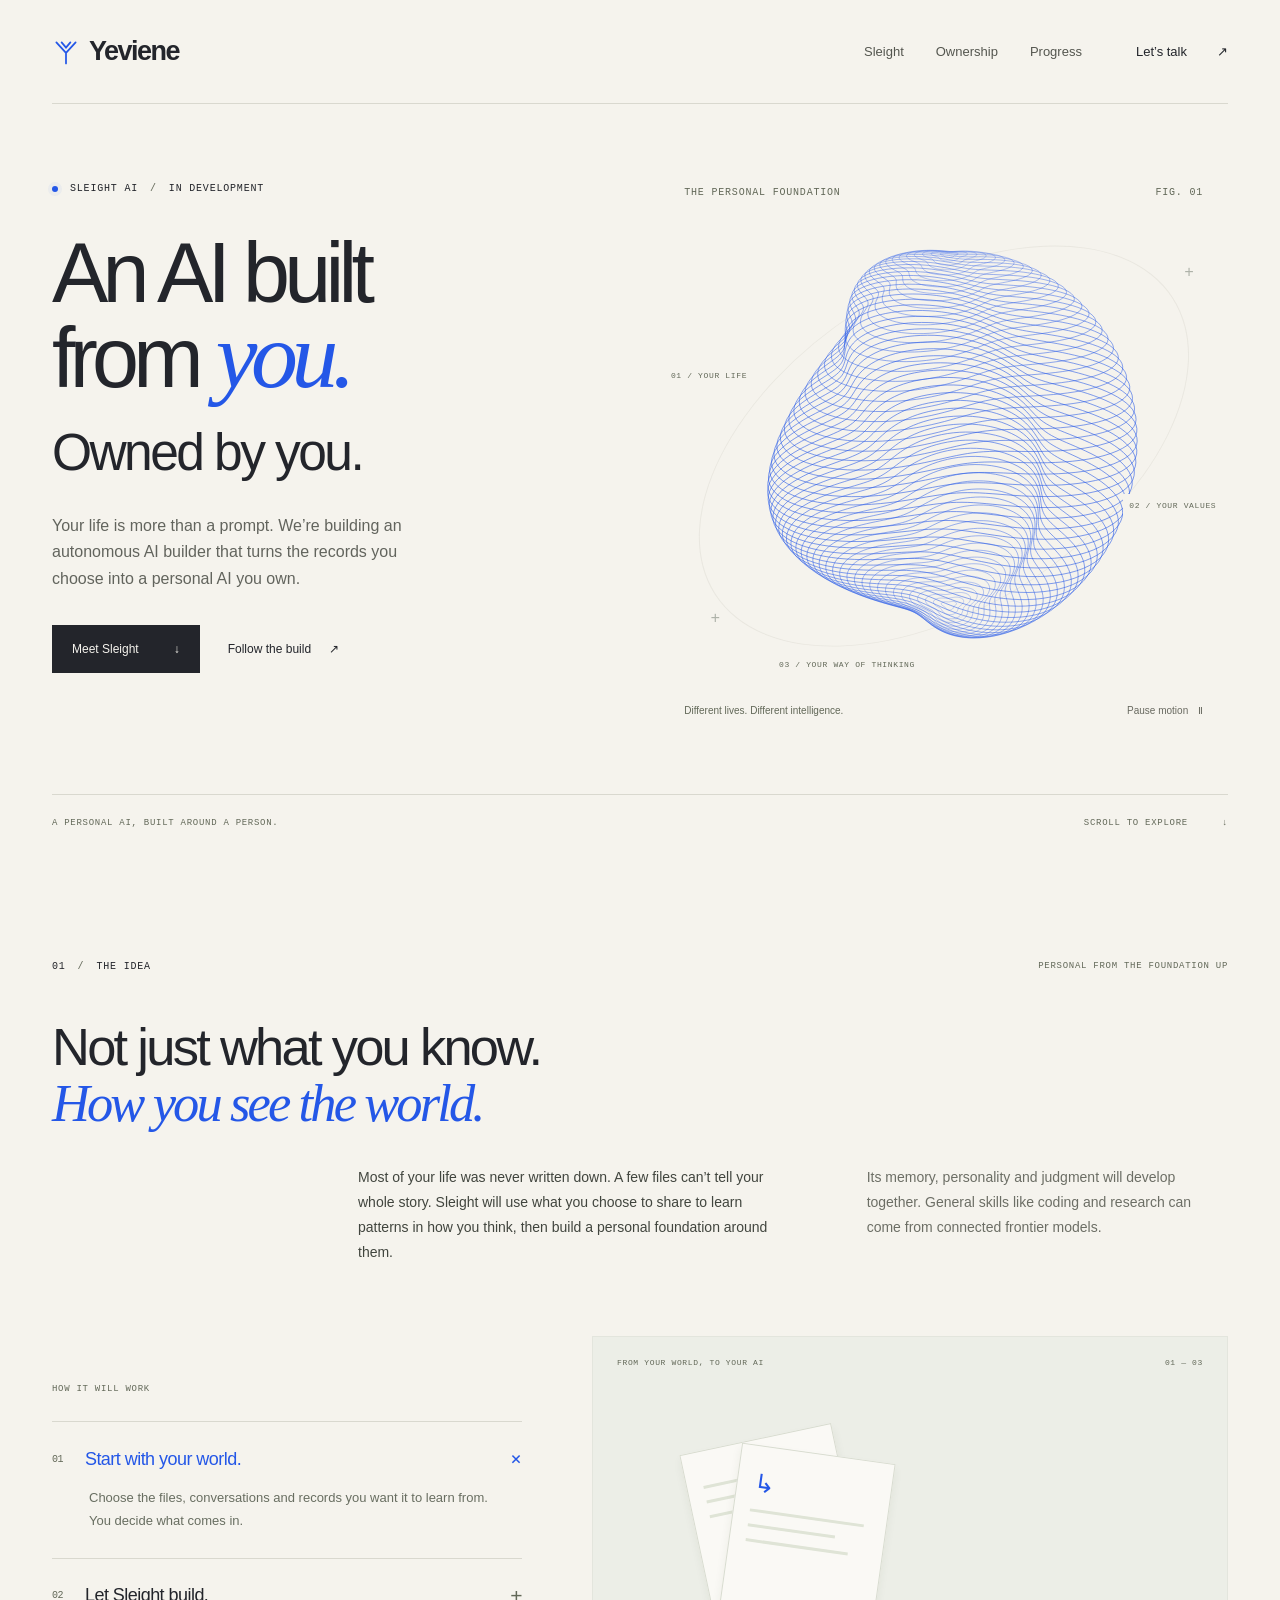
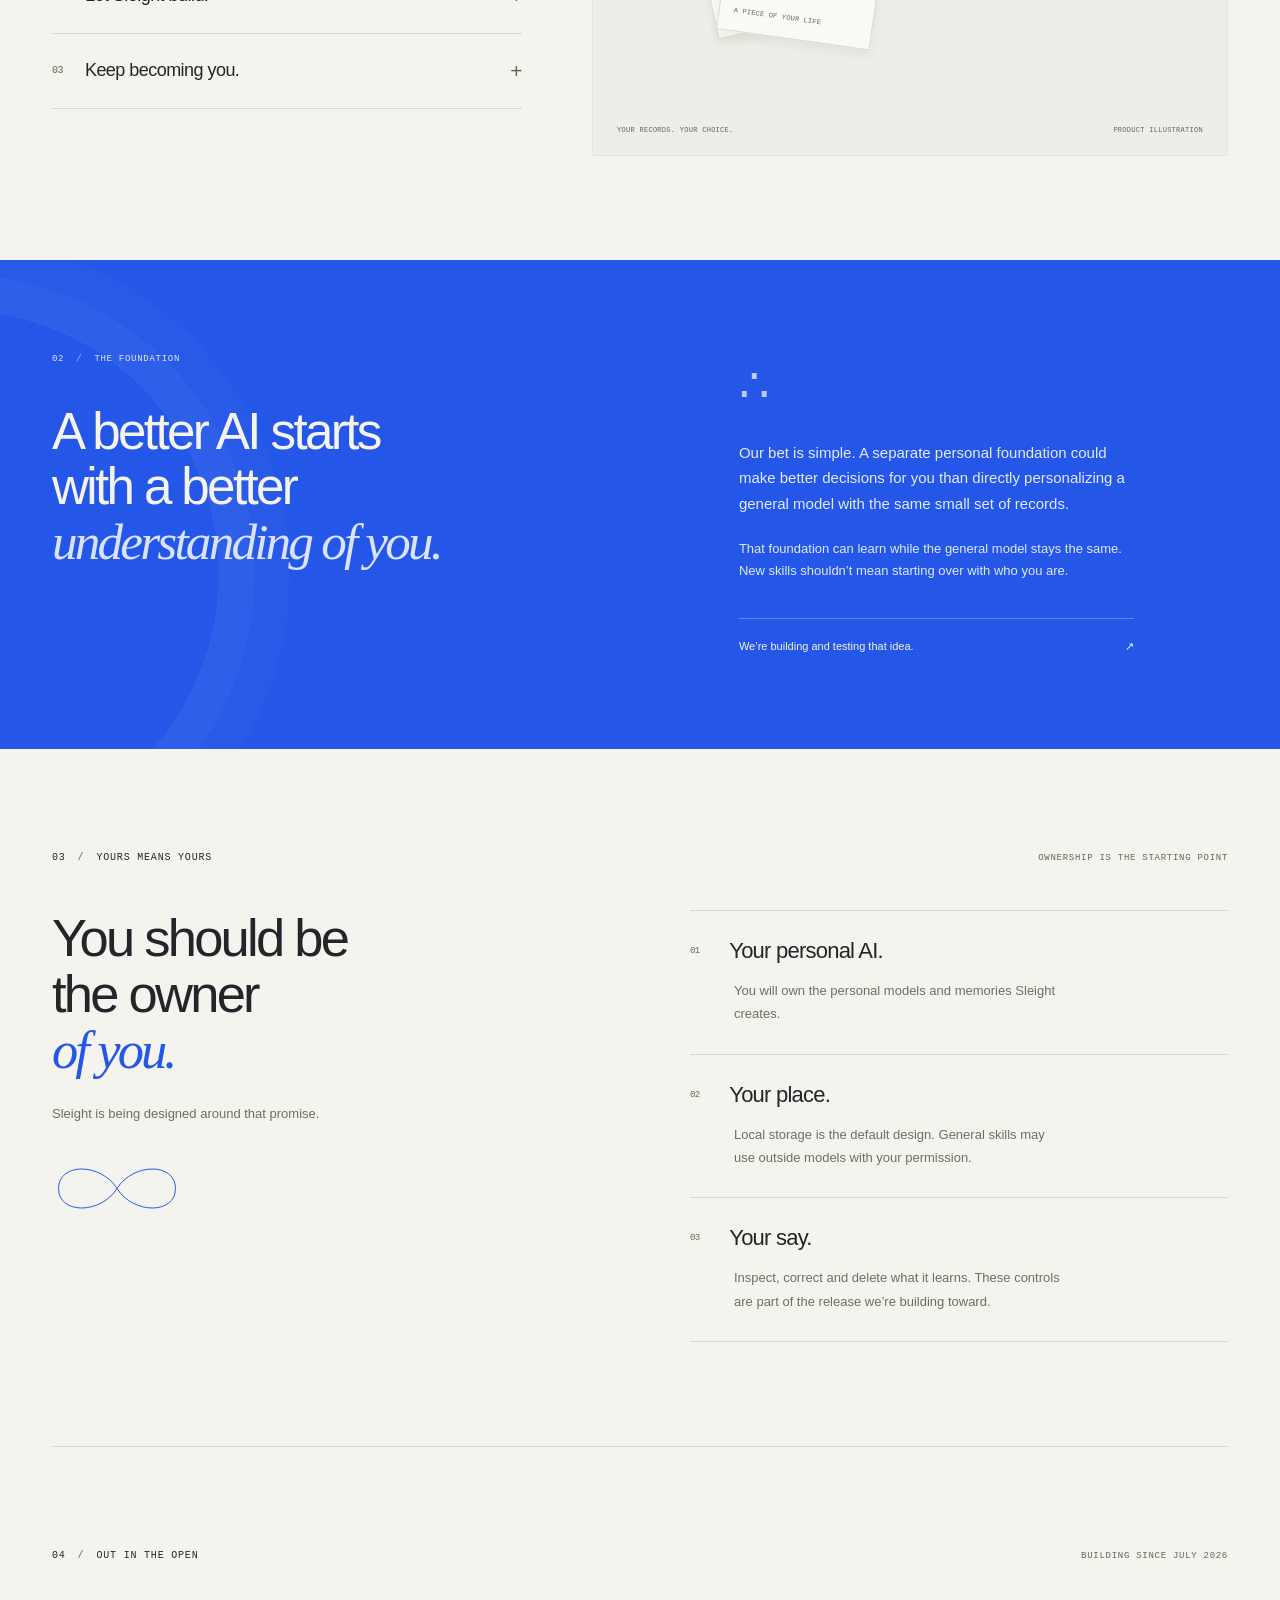
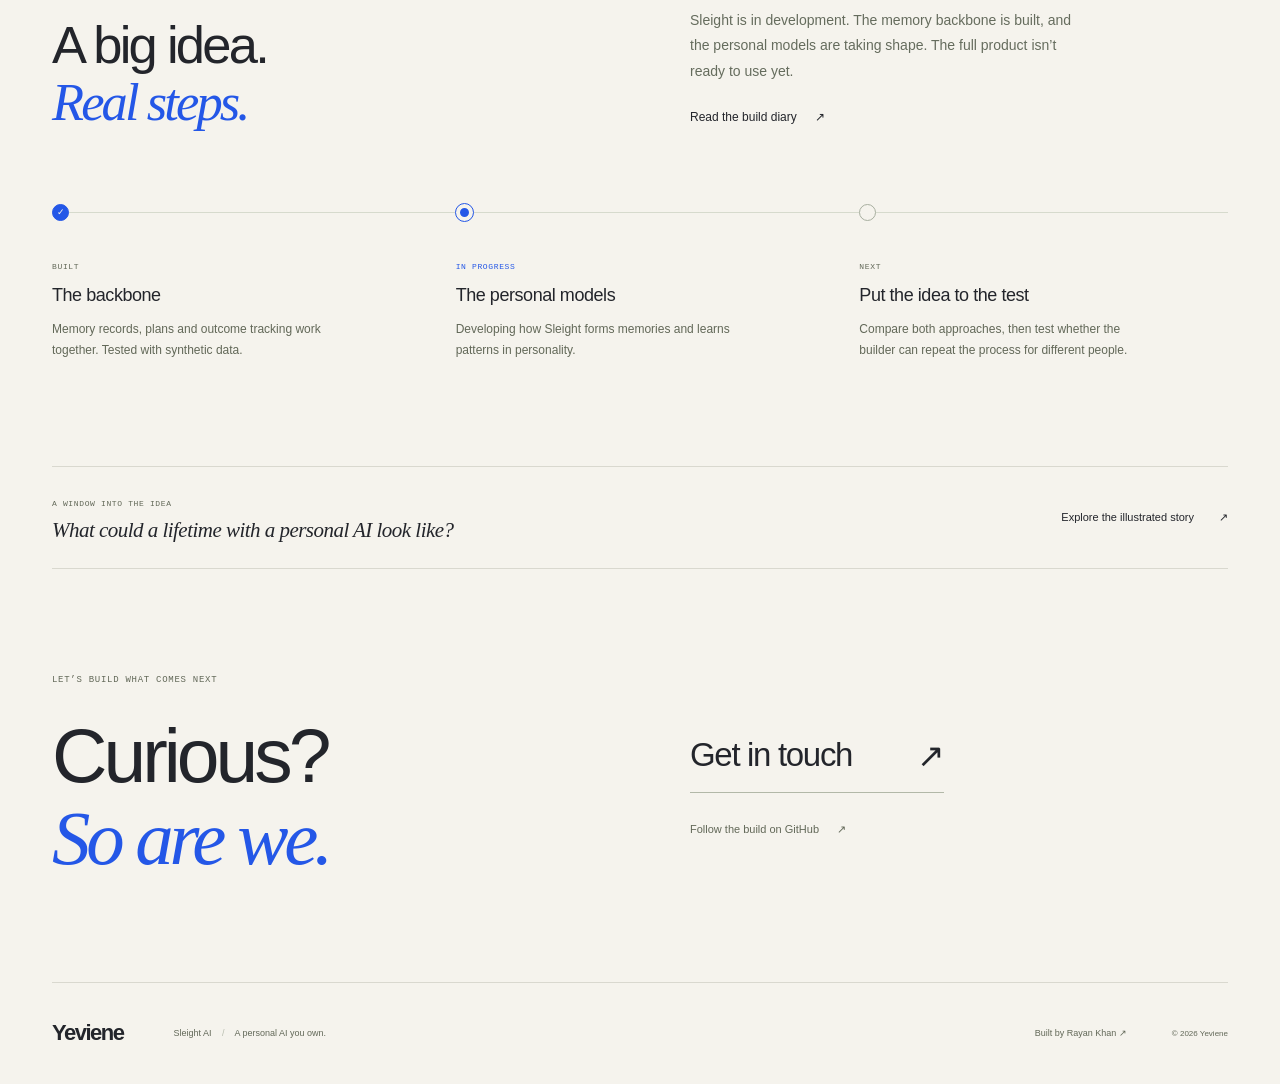
<file: index.html>
<!doctype html>
<html lang="en">
<head>
  <meta charset="utf-8">
  <meta name="viewport" content="width=device-width,initial-scale=1">
  <meta name="theme-color" content="#f5f3ed">
  <title>Yeviene — An AI built from you. Owned by you.</title>
  <meta name="description" content="Meet Sleight AI, an autonomous AI builder from Yeviene. A personal AI built from your life, values and way of thinking. In development.">
  <link rel="canonical" href="https://nine-winged.github.io/Fable_Sleight/">
  <meta property="og:type" content="website">
  <meta property="og:title" content="Yeviene — An AI built from you. Owned by you.">
  <meta property="og:description" content="Sleight AI is an autonomous AI builder. Your life, values and way of thinking become the foundation of a personal AI you own.">
  <meta property="og:url" content="https://nine-winged.github.io/Fable_Sleight/">
  <link rel="icon" type="image/svg+xml" href="assets/mark.svg">
  <link rel="stylesheet" href="assets/site.css">
  <script src="assets/site.js" defer></script>
</head>
<body>
  <a class="skip-link" href="#main">Skip to content</a>
  <header class="site-header wrap">
    <a class="brand" href="#top" aria-label="Yeviene home"><svg viewBox="0 0 32 32" aria-hidden="true"><path d="m5 5 11 12L27 5M16 17v12M11 5l5 6 5-6"/></svg>Yeviene</a>
    <nav aria-label="Main navigation"><a href="#sleight">Sleight</a><a href="#ownership">Ownership</a><a href="#progress">Progress</a></nav>
    <a class="header-contact" href="#contact">Let’s talk <span aria-hidden="true">↗</span></a>
  </header>

  <main id="main">
    <section class="hero wrap" id="top" aria-labelledby="hero-title">
      <div class="hero-copy">
        <p class="eyebrow"><span class="status-dot" aria-hidden="true"></span>SLEIGHT AI <span class="eyebrow-divider">/</span> IN DEVELOPMENT</p>
        <h1 id="hero-title">An AI built<br>from <em>you.</em><br><span class="owned-line">Owned by you.</span></h1>
        <p class="hero-deck">Your life is more than a prompt. We’re building an autonomous AI builder that turns the records you choose into a personal AI you own.</p>
        <div class="hero-actions"><a class="button button-dark" href="#sleight">Meet Sleight <span aria-hidden="true">↓</span></a><a class="text-link" href="https://github.com/NIne-WIngEd/Fable_Sleight">Follow the build <span aria-hidden="true">↗</span></a></div>
      </div>
      <figure class="hero-art" aria-label="An abstract cobalt contour taking shape from three strands: your life, your values and your way of thinking.">
        <div class="art-topline"><span>THE PERSONAL FOUNDATION</span><span>FIG. 01</span></div>
        <div class="contour-stage">
          <svg class="contour-fallback" viewBox="0 0 600 560" aria-hidden="true"><defs><pattern id="contour-lines" width="8" height="8" patternUnits="userSpaceOnUse"><path d="M0 4h8" stroke="#2457e7" stroke-width="1.3"/></pattern></defs><path d="M315 83c120-5 219 120 168 245-45 111-198 184-307 102C68 348 100 175 200 118c46-26 74-33 115-35Z" fill="url(#contour-lines)" transform="rotate(-22 300 280)"/><ellipse cx="300" cy="282" rx="220" ry="145" fill="none" stroke="#2457e7" opacity=".25" transform="rotate(-35 300 280)"/></svg>
          <canvas id="foundation-canvas" aria-hidden="true"></canvas>
          <span class="orbit-label label-life">01 / YOUR LIFE</span><span class="orbit-label label-values">02 / YOUR VALUES</span><span class="orbit-label label-thinking">03 / YOUR WAY OF THINKING</span>
          <span class="art-cross cross-one" aria-hidden="true">+</span><span class="art-cross cross-two" aria-hidden="true">+</span>
        </div>
        <figcaption><span>Different lives. Different intelligence.</span><button id="motion-toggle" type="button" hidden aria-pressed="false">Pause motion <span aria-hidden="true">Ⅱ</span></button></figcaption>
      </figure>
      <div class="hero-foot"><span>A PERSONAL AI, BUILT AROUND A PERSON.</span><a href="#sleight" aria-label="Explore Sleight">SCROLL TO EXPLORE <span aria-hidden="true">↓</span></a></div>
    </section>

    <section class="intro-section wrap section" id="sleight" aria-labelledby="sleight-title">
      <div class="section-heading"><p class="eyebrow">01 <span>/</span> THE IDEA</p><p class="section-aside">PERSONAL FROM THE FOUNDATION UP</p></div>
      <h2 id="sleight-title">Not just what you know.<br><em>How you see the world.</em></h2>
      <div class="intro-bottom"><p>Most of your life was never written down. A few files can’t tell your whole story. Sleight will use what you choose to share to learn patterns in how you think, then build a personal foundation around them.</p><p>Its memory, personality and judgment will develop together. General skills like coding and research can come from connected frontier models.</p></div>

      <div class="journey" aria-labelledby="journey-title">
        <div class="journey-steps">
          <p class="micro" id="journey-title">HOW IT WILL WORK</p>
          <details class="flow-step" name="sleight-flow" data-step="0" open><summary><span class="step-no">01</span><span>Start with your world.</span><span class="step-plus" aria-hidden="true">+</span></summary><p>Choose the files, conversations and records you want it to learn from. You decide what comes in.</p></details>
          <details class="flow-step" name="sleight-flow" data-step="1"><summary><span class="step-no">02</span><span>Let Sleight build.</span><span class="step-plus" aria-hidden="true">+</span></summary><p>The builder will create and connect your personal models and memory. You won’t need to code or train them yourself.</p></details>
          <details class="flow-step" name="sleight-flow" data-step="2"><summary><span class="step-no">03</span><span>Keep becoming you.</span><span class="step-plus" aria-hidden="true">+</span></summary><p>Your corrections and real outcomes should shape its later judgment. What it imagines stays separate from what really happened.</p></details>
        </div>
        <div class="journey-stage" data-active="0" aria-hidden="true">
          <div class="journey-top"><span>FROM YOUR WORLD, TO YOUR AI</span><span>01 — 03</span></div>
          <div class="source-sheet sheet-back"><i></i><i></i><i></i><span>A CONVERSATION</span></div>
          <div class="source-sheet sheet-front"><span class="sheet-icon">↳</span><i></i><i></i><i></i><span>A PIECE OF YOUR LIFE</span></div>
          <svg class="journey-lines" viewBox="0 0 600 430"><g fill="none" stroke="currentColor"><path d="M125 205C230 205 180 100 310 150S360 280 480 210" stroke-dasharray="3 6" opacity=".4"/><circle cx="341" cy="211" r="91" opacity=".1"/><circle cx="341" cy="211" r="114" opacity=".1"/><path class="connection" d="M170 210h112M398 210h90"/></g></svg>
          <div class="journey-core"><svg viewBox="0 0 160 160"><g fill="none" stroke="currentColor" stroke-width="1"><ellipse cx="80" cy="80" rx="62" ry="24" transform="rotate(-35 80 80)"/><ellipse cx="80" cy="80" rx="62" ry="34" transform="rotate(-35 80 80)"/><ellipse cx="80" cy="80" rx="62" ry="44" transform="rotate(-35 80 80)"/><ellipse cx="80" cy="80" rx="62" ry="54" transform="rotate(-35 80 80)"/><ellipse cx="80" cy="80" rx="62" ry="64" transform="rotate(-35 80 80)"/><ellipse cx="80" cy="80" rx="28" ry="65" transform="rotate(-35 80 80)"/><ellipse cx="80" cy="80" rx="42" ry="65" transform="rotate(-35 80 80)"/></g></svg></div>
          <span class="core-caption">YOUR PERSONAL FOUNDATION</span><span class="outcome-token">↺<small>LEARN & GROW</small></span>
          <div class="journey-bottom"><span class="journey-state">YOUR RECORDS. YOUR CHOICE.</span><span>PRODUCT ILLUSTRATION</span></div>
        </div>
      </div>
    </section>

    <section class="foundation-section" id="foundation" aria-labelledby="foundation-title"><div class="wrap foundation-layout">
      <div><p class="eyebrow">02 <span>/</span> THE FOUNDATION</p><h2 id="foundation-title">A better AI starts<br>with a better<br><em>understanding of you.</em></h2></div>
      <div class="foundation-note"><span class="note-mark" aria-hidden="true">∴</span><p>Our bet is simple. A separate personal foundation could make better decisions for you than directly personalizing a general model with the same small set of records.</p><p>That foundation can learn while the general model stays the same. New skills shouldn’t mean starting over with who you are.</p><a class="light-link" href="https://github.com/NIne-WIngEd/Fable_Sleight#the-roadmap">We’re building and testing that idea. <span aria-hidden="true">↗</span></a></div>
    </div></section>

    <section class="ownership-section section wrap" id="ownership" aria-labelledby="ownership-title">
      <div class="section-heading"><p class="eyebrow">03 <span>/</span> YOURS MEANS YOURS</p><p class="section-aside">OWNERSHIP IS THE STARTING POINT</p></div>
      <div class="ownership-layout"><div class="ownership-intro"><h2 id="ownership-title">You should be<br>the owner<br><em>of you.</em></h2><p>Sleight is being designed around that promise.</p><svg class="ownership-glyph" viewBox="0 0 200 100" aria-hidden="true"><path d="M100 50C75 10 10 10 10 50s65 40 90 0 90-40 90 0-65 40-90 0Z" fill="none" stroke="currentColor" stroke-width="1.5"/></svg></div>
      <dl class="ownership-list"><div><dt><span>01</span>Your personal AI.</dt><dd>You will own the personal models and memories Sleight creates.</dd></div><div><dt><span>02</span>Your place.</dt><dd>Local storage is the default design. General skills may use outside models with your permission.</dd></div><div><dt><span>03</span>Your say.</dt><dd>Inspect, correct and delete what it learns. These controls are part of the release we’re building toward.</dd></div></dl></div>
    </section>

    <section class="progress-section section wrap" id="progress" aria-labelledby="progress-title">
      <div class="section-heading"><p class="eyebrow">04 <span>/</span> OUT IN THE OPEN</p><span class="progress-date">BUILDING SINCE JULY 2026</span></div>
      <div class="progress-heading"><h2 id="progress-title">A big idea.<br><em>Real steps.</em></h2><div><p>Sleight is in development. The memory backbone is built, and the personal models are taking shape. The full product isn’t ready to use yet.</p><a class="text-link" href="https://github.com/NIne-WIngEd/Fable_Sleight#the-roadmap">Read the build diary <span aria-hidden="true">↗</span></a></div></div>
      <ol class="progress-track"><li><span class="track-node node-done" aria-hidden="true">✓</span><span class="micro">BUILT</span><h3>The backbone</h3><p>Memory records, plans and outcome tracking work together. Tested with synthetic data.</p></li><li><span class="track-node node-current" aria-hidden="true"></span><span class="micro">IN PROGRESS</span><h3>The personal models</h3><p>Developing how Sleight forms memories and learns patterns in personality.</p></li><li><span class="track-node" aria-hidden="true"></span><span class="micro">NEXT</span><h3>Put the idea to the test</h3><p>Compare both approaches, then test whether the builder can repeat the process for different people.</p></li></ol>
    </section>

    <aside class="vision-strip wrap"><div><span class="micro">A WINDOW INTO THE IDEA</span><p>What could a lifetime with a personal AI look like?</p></div><a href="vision/">Explore the illustrated story <span aria-hidden="true">↗</span></a></aside>

    <section class="contact-section wrap" id="contact" aria-labelledby="contact-title"><div><p class="eyebrow">LET’S BUILD WHAT COMES NEXT</p><h2 id="contact-title">Curious?<br><em>So are we.</em></h2></div><div class="contact-links"><a class="contact-main" href="mailto:md.mostakim.khan@vanderbilt.edu">Get in touch <span aria-hidden="true">↗</span></a><a class="text-link" href="https://github.com/NIne-WIngEd/Fable_Sleight">Follow the build on GitHub <span aria-hidden="true">↗</span></a></div></section>
  </main>

  <footer class="site-footer wrap"><a class="brand footer-brand" href="#top">Yeviene</a><p>Sleight AI <span>/</span> A personal AI you own.</p><a href="https://nine-winged.github.io/Portfolio/">Built by Rayan Khan <span aria-hidden="true">↗</span></a><span class="copyright">© 2026 Yeviene</span></footer>
</body>
</html>
</file>
<file: assets/site.css>
@charset "UTF-8";
.contour-stage{overflow:hidden}
:root{--paper:#f5f3ed;--ink:#23252b;--muted:#686960;--blue:#2457e7;--line:#d9d8cf;--tint:#e9ecf5;--serif:Georgia,'Times New Roman',serif;--sans:Arial,Helvetica,sans-serif;--mono:'Courier New',monospace}
*,*::before,*::after{box-sizing:border-box}html{scroll-behavior:smooth;scroll-padding-top:32px}body{margin:0;background:var(--paper);color:var(--ink);font-family:var(--sans);-webkit-font-smoothing:antialiased}::selection{background:#ced9ff;color:var(--ink)}a{color:inherit;text-decoration:none}button,summary{-webkit-tap-highlight-color:transparent}button{font:inherit}button,a,summary{touch-action:manipulation}a:focus-visible,button:focus-visible,summary:focus-visible{outline:2px solid var(--blue);outline-offset:6px;border-radius:2px}p,h1,h2,h3,figure{margin:0}img,svg{display:block}button{color:inherit}a,button,summary{cursor:pointer}.wrap{width:min(1320px,calc(100% - 104px));margin-inline:auto}.skip-link{position:fixed;left:20px;top:12px;padding:12px 20px;background:var(--ink);color:white;z-index:99;transform:translateY(-160%)}.skip-link:focus{transform:translateY(0)}.site-header{height:104px;display:flex;align-items:center;border-bottom:1px solid var(--line);gap:40px}.brand{display:inline-flex;align-items:center;gap:9px;font-size:27px;letter-spacing:-1.5px;font-weight:700}.brand svg{width:28px;height:28px;fill:none;stroke:var(--blue);stroke-width:2;stroke-linecap:round}.brand-dot{font-size:9px;align-self:flex-start;margin:4px 0 0 -4px;visibility:hidden}.site-header nav{display:flex;gap:32px;margin-left:auto;font-size:13px}.site-header nav a{color:#54564f}.site-header nav a:hover,.text-link:hover,.header-contact:hover{color:var(--blue)}.header-contact{font-size:13px;margin-left:14px;display:flex;gap:30px}.eyebrow,.micro,.section-aside,.art-topline,.hero-foot,.orbit-label,.journey-top,.journey-bottom,.core-caption,.progress-date{font:10px/1.4 var(--mono);letter-spacing:.08em;font-weight:500}.eyebrow{display:flex;align-items:center;gap:12px}.eyebrow>span:not(.status-dot){color:#626858}.status-dot{width:6px;height:6px;background:var(--blue);border-radius:50%;box-shadow:0 0 0 4px #2457e70c}.hero{display:grid;grid-template-columns:1.05fr 1fr;column-gap:10px;padding-top:78px;position:relative}.hero-copy{position:relative;z-index:1}.hero h1{font-size:clamp(55px,6.6vw,96px);line-height:.99;letter-spacing:-.068em;font-weight:500;margin-top:36px}.hero h1 em{font:italic 1.11em/.85 var(--serif);letter-spacing:-.067em;color:var(--blue)}.owned-line{display:inline-block;font-size:.61em;letter-spacing:-.05em;line-height:1.1;margin-top:23px}.hero-deck{font-size:16px;line-height:1.65;color:#62645d;max-width:380px;margin-top:29px}.hero-actions{display:flex;align-items:center;gap:28px;margin-top:33px}.button{padding:17px 20px;font-size:12px;display:inline-flex;align-items:center;gap:35px;transition:background .2s,transform .2s}.button-dark{background:var(--ink);color:var(--paper)}.button-dark:hover{background:var(--blue);transform:translateY(-2px)}.text-link{font-size:12px;display:inline-flex;align-items:center;gap:18px;line-height:1.5}.hero-art{position:relative;min-width:0;padding-top:4px;display:flex;flex-direction:column;justify-content:space-between}.art-topline{display:flex;justify-content:space-between;color:#626858;margin-inline:25px}.contour-stage{height:480px;position:relative;margin-top:6px}.contour-stage::before{content:'';position:absolute;inset:6% 2%;border:1px solid #d9d8cf75;border-radius:50%;transform:rotate(-33deg) scaleY(.76)}#foundation-canvas,.contour-fallback{position:absolute;width:100%;height:100%;inset:0}.canvas-ready .contour-fallback{visibility:hidden}.orbit-label{position:absolute;font-size:8px;color:#626858;white-space:nowrap;background:var(--paper);padding:6px}.label-life{left:1%;top:33%}.label-values{right:1%;top:60%}.label-thinking{left:20%;bottom:2%}.art-cross{position:absolute;color:#aeb2a9;font:16px var(--mono)}.cross-one{right:6%;top:12%}.cross-two{left:9%;bottom:12%}.hero-art figcaption{font-size:10px;display:flex;justify-content:space-between;gap:15px;color:#626858;margin:19px 25px 10px}.hero-art button{padding:0;border:0;background:none;font-size:10px;color:#686960;white-space:nowrap}.hero-art button span{margin-left:7px}.hero-foot{grid-column:1/-1;display:flex;justify-content:space-between;border-top:1px solid var(--line);margin-top:68px;padding-top:22px;padding-bottom:28px;color:#626858;font-size:9px}.hero-foot a{display:flex;gap:34px}.section{padding-top:102px;padding-bottom:104px}.section-heading{display:flex;justify-content:space-between;align-items:center;margin-bottom:45px}.section-aside,.progress-date{font-size:9px;color:#626858}h2{font-size:clamp(37px,4.1vw,60px);letter-spacing:-.052em;line-height:1.07;font-weight:500}h2 em{font-family:var(--serif);font-weight:400;letter-spacing:-.055em;color:var(--blue)}.intro-section h2{max-width:850px}.intro-bottom{display:grid;grid-template-columns:1.2fr 1fr;gap:75px;max-width:870px;margin:34px 0 70px auto}.intro-bottom p{font-size:14px;line-height:1.8;color:#6c6e65}.intro-bottom p:first-child{color:#41453e}.journey{display:grid;grid-template-columns:.85fr 1.15fr;gap:70px;align-items:center}.journey-steps>.micro{margin-bottom:26px;color:#626858;font-size:9px}.flow-step{border-top:1px solid var(--line);padding:25px 0}.flow-step:last-child{border-bottom:1px solid var(--line)}.flow-step summary{display:flex;align-items:center;gap:22px;font-size:18px;letter-spacing:-.03em;list-style:none}.flow-step summary::-webkit-details-marker{display:none}.step-no{font:10px var(--mono);color:#626858}.step-plus{margin-left:auto;color:#626858;font-size:21px;font-weight:300}.flow-step[open] .step-plus{transform:rotate(45deg);color:var(--blue)}.flow-step[open] summary{color:var(--blue)}.flow-step p{padding:16px 27px 0 37px;font-size:13px;line-height:1.75;color:#686e61}.journey-stage{background:#eceee7;position:relative;height:420px;overflow:hidden;border:1px solid #e3e5dd}.journey-top,.journey-bottom{position:absolute;left:24px;right:24px;display:flex;justify-content:space-between;color:#626858;font-size:8px;z-index:2}.journey-top{top:20px}.journey-bottom{bottom:19px;font-size:7px;letter-spacing:.04em}.source-sheet{position:absolute;width:155px;height:188px;background:#faf9f5;border:1px solid #d8dcd0;top:96px;left:21%;padding:22px 16px;transition:transform .65s,opacity .65s,left .65s;box-shadow:0 5px 10px #343f2410}.source-sheet>span{position:absolute;bottom:16px;left:14px;font:7px var(--mono);letter-spacing:.03em;color:#626858}.source-sheet i{height:3px;display:block;margin-top:12px;background:#dfe4d6;width:95%}.source-sheet i:nth-of-type(2){width:73%}.source-sheet i:nth-of-type(3){width:85%}.source-sheet .sheet-icon{font:25px var(--serif);position:static;color:var(--blue)}.sheet-back{transform:rotate(-12deg) translate(-29px,-2px)}.sheet-front{transform:rotate(8deg) translate(5px,19px)}.journey-lines{width:100%;height:100%;position:absolute;inset:0;color:var(--blue);opacity:0;transition:opacity .5s}.journey-core{position:absolute;width:156px;height:156px;top:119px;left:45%;color:var(--blue);transform:scale(.7);opacity:0;transition:opacity .6s,transform .6s,left .6s}.journey-core svg{width:100%;height:100%}.core-caption{position:absolute;left:35%;top:304px;font-size:8px;color:var(--blue);opacity:0;transition:opacity .5s}.outcome-token{position:absolute;left:77%;top:172px;color:var(--blue);font-size:41px;line-height:1;opacity:0;transform:translateX(-10px);transition:opacity .6s,transform .6s}.outcome-token small{display:block;font:7px var(--mono);margin-top:12px;transform:translateX(-11px)}.journey-stage[data-active="1"] .source-sheet,.journey-stage[data-active="2"] .source-sheet{left:6%;opacity:.5;transform:scale(.65) rotate(-10deg) translate(-10px,0)}.journey-stage[data-active="1"] .sheet-back,.journey-stage[data-active="2"] .sheet-back{transform:scale(.65) rotate(-18deg) translate(-45px,-12px)}.journey-stage[data-active="1"] .journey-core,.journey-stage[data-active="2"] .journey-core{opacity:1;transform:scale(1)}.journey-stage[data-active="1"] .journey-lines,.journey-stage[data-active="2"] .journey-lines{opacity:1}.journey-stage[data-active="1"] .core-caption,.journey-stage[data-active="2"] .core-caption{opacity:1}.journey-stage[data-active="2"] .outcome-token{opacity:1;transform:translateX(0)}.foundation-section{background:var(--blue);color:var(--paper);padding:93px 0 94px;position:relative;overflow:hidden}.foundation-section::after{content:'';position:absolute;width:530px;height:530px;border:1px solid #f5f3ed15;border-radius:50%;left:-310px;top:10%;box-shadow:0 0 0 35px #f5f3ed08,0 0 0 70px #f5f3ed05}.foundation-layout{display:grid;grid-template-columns:1.2fr 1fr;gap:100px;position:relative;z-index:1}.foundation-section .eyebrow{color:#e0e6ff;font-size:9px;margin-bottom:40px}.foundation-section .eyebrow span{color:#a1b6ff}.foundation-section h2{font-size:clamp(35px,4vw,58px)}.foundation-section h2 em{color:#d9e3ff}.foundation-note{padding-top:9px;max-width:395px}.note-mark{display:block;font:48px/1 var(--serif);color:#b9cbff;margin-bottom:30px}.foundation-note p{font-size:15px;line-height:1.7;margin-bottom:22px;color:#e5eaff}.foundation-note p+p{font-size:13px;color:#e0e8ff}.light-link{display:flex;gap:16px;justify-content:space-between;border-top:1px solid #f5f3ed4a;padding-top:19px;margin-top:36px;font-size:11px;line-height:1.5}.light-link:hover{color:white}.foundation-section a:focus-visible{outline-color:white}.ownership-layout{display:grid;grid-template-columns:1fr 1fr;gap:100px}.ownership-intro>p{font-size:13px;color:#6b7062;margin-top:28px}.ownership-glyph{width:130px;height:65px;color:var(--blue);margin-top:35px}.ownership-list{margin:0;padding:0}.ownership-list>div{border-top:1px solid var(--line);padding:27px 0 28px}.ownership-list>div:last-child{border-bottom:1px solid var(--line)}.ownership-list dt{font-size:22px;letter-spacing:-.035em;display:flex;gap:30px;align-items:center}.ownership-list dt>span{font:9px var(--mono);color:#626858}.ownership-list dd{margin:15px 0 0 44px;font-size:13px;line-height:1.8;color:#6b7163;max-width:330px}.progress-section{border-top:1px solid var(--line)}.progress-heading{display:grid;grid-template-columns:1fr 1fr;gap:100px;align-items:end}.progress-heading>div{max-width:395px;padding-bottom:4px}.progress-heading p{font-size:14px;line-height:1.8;color:#656c5d;margin-bottom:23px}.progress-track{list-style:none;padding:0;margin:70px 0 0;display:grid;grid-template-columns:1fr 1fr 1fr;gap:35px;position:relative}.progress-track::before{content:'';height:1px;background:#d6dacd;position:absolute;left:0;right:0;top:12px}.progress-track li{position:relative;padding-top:55px}.track-node{position:absolute;top:4px;left:0;width:17px;height:17px;border-radius:50%;border:1px solid #a8afa0;background:var(--paper)}.node-done{background:var(--blue);border-color:var(--blue);color:var(--paper);display:grid;place-items:center;font:9px Arial}.node-current{border:4px solid var(--paper);background:var(--blue);outline:1px solid var(--blue)}.progress-track .micro{font-size:8px;color:#626858}.progress-track li:nth-child(2) .micro{color:var(--blue)}.progress-track h3{font-size:18px;font-weight:400;letter-spacing:-.025em;margin:12px 0 13px}.progress-track p{max-width:290px;font-size:12px;line-height:1.8;color:#626858}.vision-strip{display:flex;align-items:center;justify-content:space-between;gap:35px;border-top:1px solid var(--line);border-bottom:1px solid var(--line);padding:25px 0}.vision-strip .micro{font-size:8px;color:#626858}.vision-strip p{font:italic 21px var(--serif);letter-spacing:-.025em;margin-top:8px}.vision-strip>a{font-size:11px;display:flex;gap:25px;white-space:nowrap}.vision-strip>a:hover{color:var(--blue)}.contact-section{display:grid;grid-template-columns:1fr 1fr;gap:100px;padding:105px 0 102px}.contact-section .eyebrow{font-size:9px;color:#626858;margin-bottom:27px}.contact-section h2{font-size:clamp(50px,6vw,84px)}.contact-links{display:flex;flex-direction:column;align-items:flex-start;justify-content:center;gap:28px;padding-top:20px}.contact-main{font-size:33px;letter-spacing:-.04em;display:flex;gap:65px;border-bottom:1px solid #b2b8a8;padding-bottom:17px}.contact-main:hover{color:var(--blue)}.contact-links .text-link{color:#626858;font-size:11px}.site-footer{border-top:1px solid var(--line);min-height:102px;display:flex;align-items:center;gap:30px;font-size:9px;color:#626858}.footer-brand{font-size:22px;color:var(--ink);margin-right:20px}.site-footer p span{color:#b7bcae;margin:0 8px}.site-footer>a:nth-of-type(2){margin-left:auto}.site-footer>a:nth-of-type(2):hover{color:var(--blue)}.copyright{font-size:8px;margin-left:15px}a span[aria-hidden]{transition:transform .2s}a:hover span[aria-hidden]{transform:translate(2px,-2px)}
@media(min-width:1600px){.hero{padding-top:95px}.contour-stage{height:520px}.hero h1{font-size:99px}.hero-foot{margin-top:80px}}
@media(max-width:1100px){.wrap{width:calc(100% - 72px)}.hero{padding-top:57px}.hero h1{font-size:72px}.owned-line{font-size:.59em}.hero-deck{font-size:14px;max-width:330px}.hero-art{padding-top:8px}.contour-stage{height:415px}.art-topline{font-size:8px}.orbit-label{font-size:6px}.hero-art figcaption{font-size:8px;margin-inline:13px}.hero-art button{font-size:8px}.journey{gap:40px;grid-template-columns:.9fr 1.1fr}.flow-step summary{font-size:16px;gap:16px}.journey-stage{height:370px}.source-sheet{top:80px;left:21%;width:135px;height:170px}.journey-core{top:104px;left:42%;width:140px;height:140px}.core-caption{left:30%;top:282px;font-size:7px}.outcome-token{left:80%;top:155px}.journey-bottom{font-size:6px;left:16px;right:16px}.foundation-layout,.ownership-layout,.progress-heading,.contact-section{gap:60px}.foundation-section h2{font-size:43px}.intro-bottom{gap:50px;max-width:750px}.contact-main{font-size:28px;gap:50px}.site-footer{gap:20px}.copyright{margin-left:0;font-size:7px}}
@media(max-width:800px){.wrap{width:calc(100% - 48px)}.site-header{height:85px;gap:25px}.brand{font-size:24px}.brand svg{width:24px}.site-header nav{gap:20px;font-size:11px}.header-contact{font-size:11px;gap:15px;margin-left:0}.hero{padding-top:51px;grid-template-columns:1.15fr 1fr;gap:0}.hero h1{font-size:57px}.hero .eyebrow{font-size:8px;gap:8px}.hero-deck{font-size:12px;max-width:290px}.hero-actions{gap:18px;margin-top:26px}.hero-actions .button{padding:14px;font-size:10px;gap:22px}.hero-actions .text-link{font-size:9px;gap:9px}.contour-stage{height:340px;margin-top:20px}.art-topline{margin-inline:12px;font-size:6px}.hero-art figcaption{flex-direction:column;align-items:flex-end;gap:11px;margin-top:0}.orbit-label{font-size:5px;padding:4px}.label-thinking{left:8%;bottom:0}.hero-foot{margin-top:53px;font-size:7px}.section{padding-top:75px;padding-bottom:78px}.section-heading{margin-bottom:35px}.eyebrow{font-size:9px}.section-aside{font-size:7px}.intro-bottom{gap:35px;margin-top:26px;margin-bottom:50px}.intro-bottom p{font-size:12px}.journey{gap:25px;grid-template-columns:1fr 1fr}.flow-step{padding:22px 0}.flow-step summary{font-size:14px;gap:12px}.step-no{font-size:8px}.flow-step p{font-size:11px;padding-left:28px;padding-right:0}.journey-stage{height:330px}.journey-top{font-size:6px;left:14px;right:14px}.source-sheet{width:110px;height:150px;top:70px;left:25%;padding:17px 12px}.source-sheet>span{font-size:5px;left:10px}.journey-core{width:110px;height:110px;top:101px;left:40%}.core-caption{font-size:5px;top:242px;left:25%}.outcome-token{font-size:28px;top:135px;left:82%}.outcome-token small{font-size:5px;transform:translateX(-12px)}.journey-bottom{gap:10px;line-height:1.5;font-size:5px}.foundation-section{padding:70px 0}.foundation-layout{gap:45px;grid-template-columns:1.05fr 1fr}.foundation-section h2{font-size:34px}.foundation-note p{font-size:12px}.foundation-note p+p{font-size:11px}.note-mark{font-size:35px;margin-bottom:25px}.light-link{font-size:9px;gap:12px}.ownership-layout,.progress-heading{gap:45px}.ownership-list>div{padding:22px 0}.ownership-list dt{font-size:19px;gap:22px}.ownership-list dd{font-size:11px;margin-left:36px}.ownership-intro>p{font-size:11px}.progress-heading p{font-size:12px}.progress-track{gap:25px;margin-top:50px}.progress-track h3{font-size:16px}.progress-track p{font-size:11px}.progress-date{font-size:7px}.vision-strip p{font-size:17px}.vision-strip>a{font-size:9px;gap:12px}.vision-strip .micro{font-size:7px}.contact-section{gap:40px;padding:75px 0}.contact-main{font-size:24px;gap:45px}.contact-links .text-link{font-size:9px}.site-footer{flex-wrap:wrap;padding-top:25px;padding-bottom:25px;gap:20px}.site-footer>a:nth-of-type(2){margin-left:auto}.site-footer p{font-size:8px}.copyright{display:none}}
@media(max-width:600px){html{scroll-padding-top:20px}.wrap{width:calc(100% - 40px)}.site-header{height:78px;gap:15px;flex-wrap:wrap;align-content:center;justify-content:space-between}.brand{font-size:25px;gap:6px}.site-header nav{margin-left:0;gap:16px;font-size:10px}.header-contact{display:none}.hero{padding-top:42px;display:block}.hero .eyebrow{font-size:8px;gap:10px}.hero h1{font-size:clamp(59px,15vw,88px);margin-top:30px;letter-spacing:-.066em}.owned-line{font-size:.58em;margin-top:21px;letter-spacing:-.045em}.hero-deck{font-size:14px;max-width:340px;line-height:1.7;margin-top:25px}.hero-actions{gap:25px;margin-top:27px}.hero-actions .button{font-size:11px;padding:16px 18px;gap:30px}.hero-actions .text-link{font-size:11px;gap:14px}.hero-art{margin-top:44px}.art-topline{font-size:7px;margin-inline:3px}.contour-stage{height:360px;margin-top:2px}.orbit-label{font-size:6px}.label-life{left:0;top:31%}.label-values{right:0;top:64%}.label-thinking{left:17%;bottom:0}.hero-art figcaption{margin:22px 3px 0;flex-direction:row;align-items:center;font-size:8px}.hero-art button{font-size:8px}.hero-foot{margin-top:35px;font-size:6px;padding-top:17px;padding-bottom:0;gap:15px}.hero-foot a{gap:9px;white-space:nowrap}.section{padding-top:69px;padding-bottom:69px}.section-heading{margin-bottom:31px}.section-aside{display:none}.eyebrow{font-size:9px}h2{font-size:clamp(34px,8.7vw,48px);line-height:1.1}.intro-bottom{display:block;margin:26px 0 39px}.intro-bottom p{font-size:13px;line-height:1.8;max-width:420px}.intro-bottom p+p{margin-top:18px}.journey{display:flex;flex-direction:column;gap:30px;align-items:stretch}.journey-steps>.micro{font-size:8px;margin-bottom:21px}.flow-step{padding:20px 0}.flow-step summary{font-size:18px;gap:20px}.step-no{font-size:9px}.flow-step p{padding:13px 30px 0 33px;font-size:12px}.journey-stage{height:330px}.source-sheet{width:125px;height:165px;top:65px;left:26%;padding:20px 14px}.source-sheet>span{font-size:6px}.journey-core{top:92px;width:132px;height:132px;left:42%}.core-caption{left:31%;top:261px;font-size:6px}.outcome-token{font-size:33px;top:134px;left:82%}.outcome-token small{font-size:6px}.journey-top{font-size:7px;left:20px;right:20px}.journey-bottom{font-size:6px;left:20px;right:20px}.foundation-section{padding:62px 0}.foundation-layout{display:block}.foundation-section .eyebrow{margin-bottom:31px;font-size:8px}.foundation-section h2{font-size:clamp(34px,8.7vw,48px)}.foundation-note{padding-top:38px;max-width:none}.note-mark{display:none}.foundation-note p{font-size:14px;line-height:1.75}.foundation-note p+p{font-size:12px}.light-link{font-size:10px;margin-top:26px}.ownership-layout{display:block}.ownership-intro>p{font-size:12px;margin-top:23px}.ownership-glyph{display:none}.ownership-list{margin-top:37px}.ownership-list>div{padding:24px 0}.ownership-list dt{font-size:22px;gap:24px}.ownership-list dd{font-size:12px;margin-left:38px;max-width:300px}.progress-date{font-size:6px;letter-spacing:.02em}.progress-heading{display:block}.progress-heading>div{margin-top:25px}.progress-heading p{font-size:13px;margin-bottom:19px}.progress-track{display:block;margin-top:38px}.progress-track::before{width:1px;height:auto;left:8px;top:5px;bottom:85px}.progress-track li{padding:0 0 33px 42px}.progress-track li:last-child{padding-bottom:0}.track-node{top:0}.progress-track .micro{font-size:8px}.progress-track h3{font-size:20px;margin-top:9px;margin-bottom:12px}.progress-track p{font-size:12px;max-width:300px}.vision-strip{flex-direction:column;align-items:flex-start;gap:20px;padding-block:25px}.vision-strip p{font-size:20px;line-height:1.3;max-width:300px}.vision-strip>a{font-size:10px}.contact-section{display:block;padding:67px 0 64px}.contact-section .eyebrow{font-size:8px;margin-bottom:29px}.contact-section h2{font-size:64px}.contact-links{padding-top:36px;gap:23px}.contact-main{font-size:27px;gap:75px;padding-bottom:14px}.contact-links .text-link{font-size:11px}.site-footer{padding:25px 0 31px;gap:18px 25px;min-height:0}.footer-brand{font-size:24px;width:100%;margin:0}.site-footer p{font-size:8px}.site-footer>a:nth-of-type(2){font-size:8px;margin-left:0}.copyright{display:block;font-size:7px;width:100%;margin-top:2px}}
@media(prefers-reduced-motion:reduce){html{scroll-behavior:auto}*,*::before,*::after{animation-duration:0.01ms!important;transition-duration:0.01ms!important}.button-dark:hover{transform:none}}
</file>
